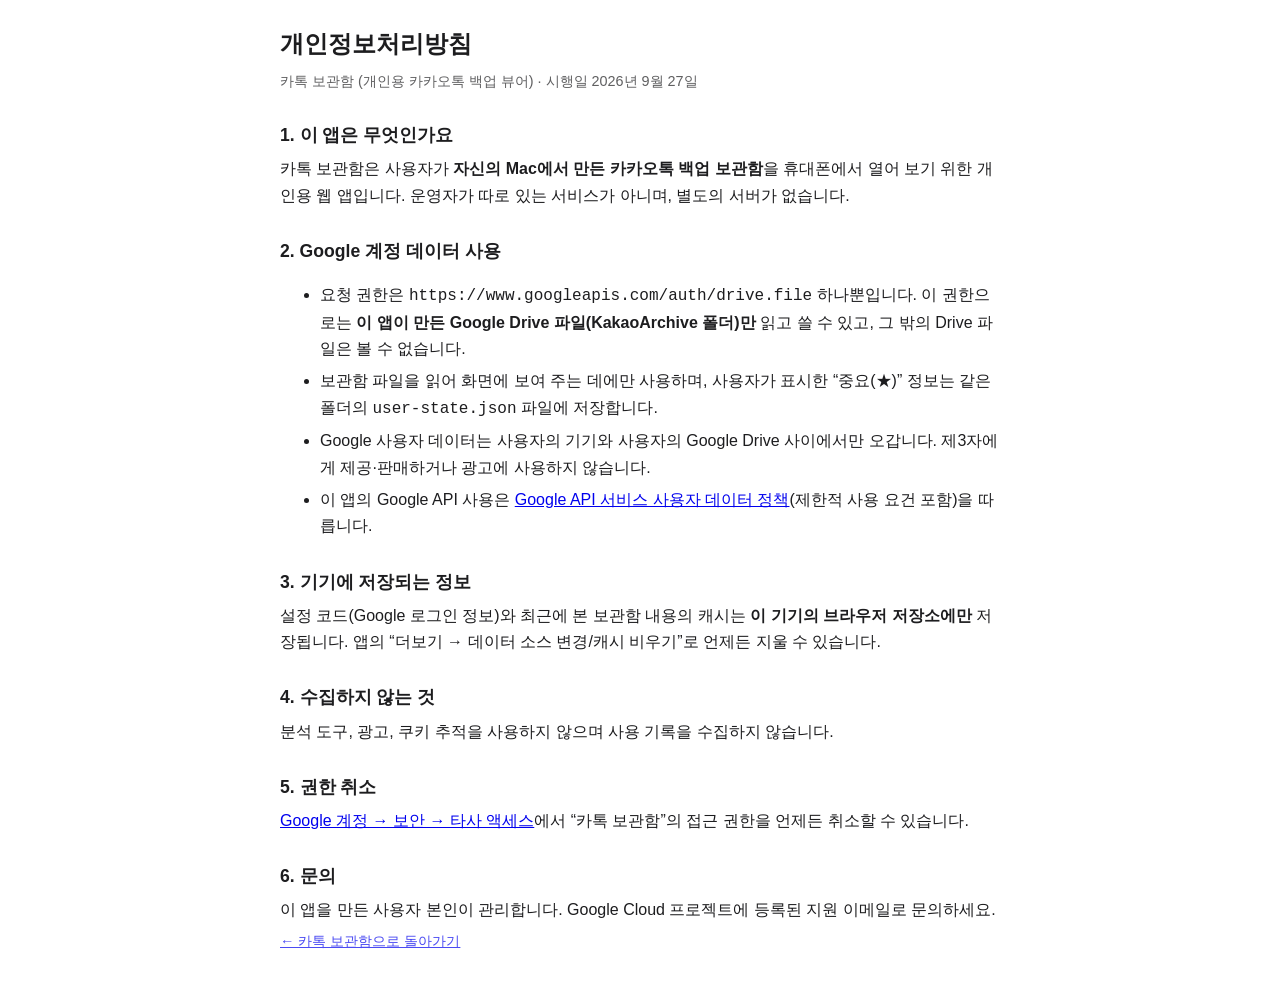
<file: privacy.html>
<!doctype html>
<html lang="ko">
<head>
<meta charset="utf-8">
<meta name="viewport" content="width=device-width, initial-scale=1">
<meta http-equiv="Content-Security-Policy" content="default-src 'none'; style-src 'unsafe-inline'; img-src 'self'">
<meta name="referrer" content="no-referrer">
<title>개인정보처리방침 · 카톡 보관함</title>
<style>
  :root { color-scheme: light dark; }
  body { margin: 0; padding: 24px 16px 48px; font: 16px/1.65 -apple-system, "Apple SD Gothic Neo", "Noto Sans KR", sans-serif;
         background: #fff; color: #1d1d1f; }
  @media (prefers-color-scheme: dark) { body { background: #151515; color: #e8e8e8; } a { color: #f5c542; } }
  main { max-width: 720px; margin: 0 auto; }
  h1 { font-size: 1.5rem; margin: 0 0 4px; }
  h2 { font-size: 1.1rem; margin: 28px 0 6px; }
  p, li { margin: 6px 0; }
  .muted { opacity: .7; font-size: .9rem; }
</style>
</head>
<body>
<main>
  <h1>개인정보처리방침</h1>
  <p class="muted">카톡 보관함 (개인용 카카오톡 백업 뷰어) · 시행일 2026년 9월 27일</p>

  <h2>1. 이 앱은 무엇인가요</h2>
  <p>카톡 보관함은 사용자가 <strong>자신의 Mac에서 만든 카카오톡 백업 보관함</strong>을 휴대폰에서 열어 보기 위한 개인용 웹 앱입니다.
     운영자가 따로 있는 서비스가 아니며, 별도의 서버가 없습니다.</p>

  <h2>2. Google 계정 데이터 사용</h2>
  <ul>
    <li>요청 권한은 <code>https://www.googleapis.com/auth/drive.file</code> 하나뿐입니다. 이 권한으로는 <strong>이 앱이 만든 Google Drive 파일(KakaoArchive 폴더)만</strong> 읽고 쓸 수 있고, 그 밖의 Drive 파일은 볼 수 없습니다.</li>
    <li>보관함 파일을 읽어 화면에 보여 주는 데에만 사용하며, 사용자가 표시한 “중요(★)” 정보는 같은 폴더의 <code>user-state.json</code> 파일에 저장합니다.</li>
    <li>Google 사용자 데이터는 사용자의 기기와 사용자의 Google Drive 사이에서만 오갑니다. 제3자에게 제공·판매하거나 광고에 사용하지 않습니다.</li>
    <li>이 앱의 Google API 사용은 <a href="https://developers.google.com/terms/api-services-user-data-policy" rel="noopener noreferrer">Google API 서비스 사용자 데이터 정책</a>(제한적 사용 요건 포함)을 따릅니다.</li>
  </ul>

  <h2>3. 기기에 저장되는 정보</h2>
  <p>설정 코드(Google 로그인 정보)와 최근에 본 보관함 내용의 캐시는 <strong>이 기기의 브라우저 저장소에만</strong> 저장됩니다.
     앱의 “더보기 → 데이터 소스 변경/캐시 비우기”로 언제든 지울 수 있습니다.</p>

  <h2>4. 수집하지 않는 것</h2>
  <p>분석 도구, 광고, 쿠키 추적을 사용하지 않으며 사용 기록을 수집하지 않습니다.</p>

  <h2>5. 권한 취소</h2>
  <p><a href="https://myaccount.google.com/permissions" rel="noopener noreferrer">Google 계정 → 보안 → 타사 액세스</a>에서 “카톡 보관함”의 접근 권한을 언제든 취소할 수 있습니다.</p>

  <h2>6. 문의</h2>
  <p>이 앱을 만든 사용자 본인이 관리합니다. Google Cloud 프로젝트에 등록된 지원 이메일로 문의하세요.</p>

  <p class="muted"><a href="./">← 카톡 보관함으로 돌아가기</a></p>
</main>
</body>
</html>
</file>
